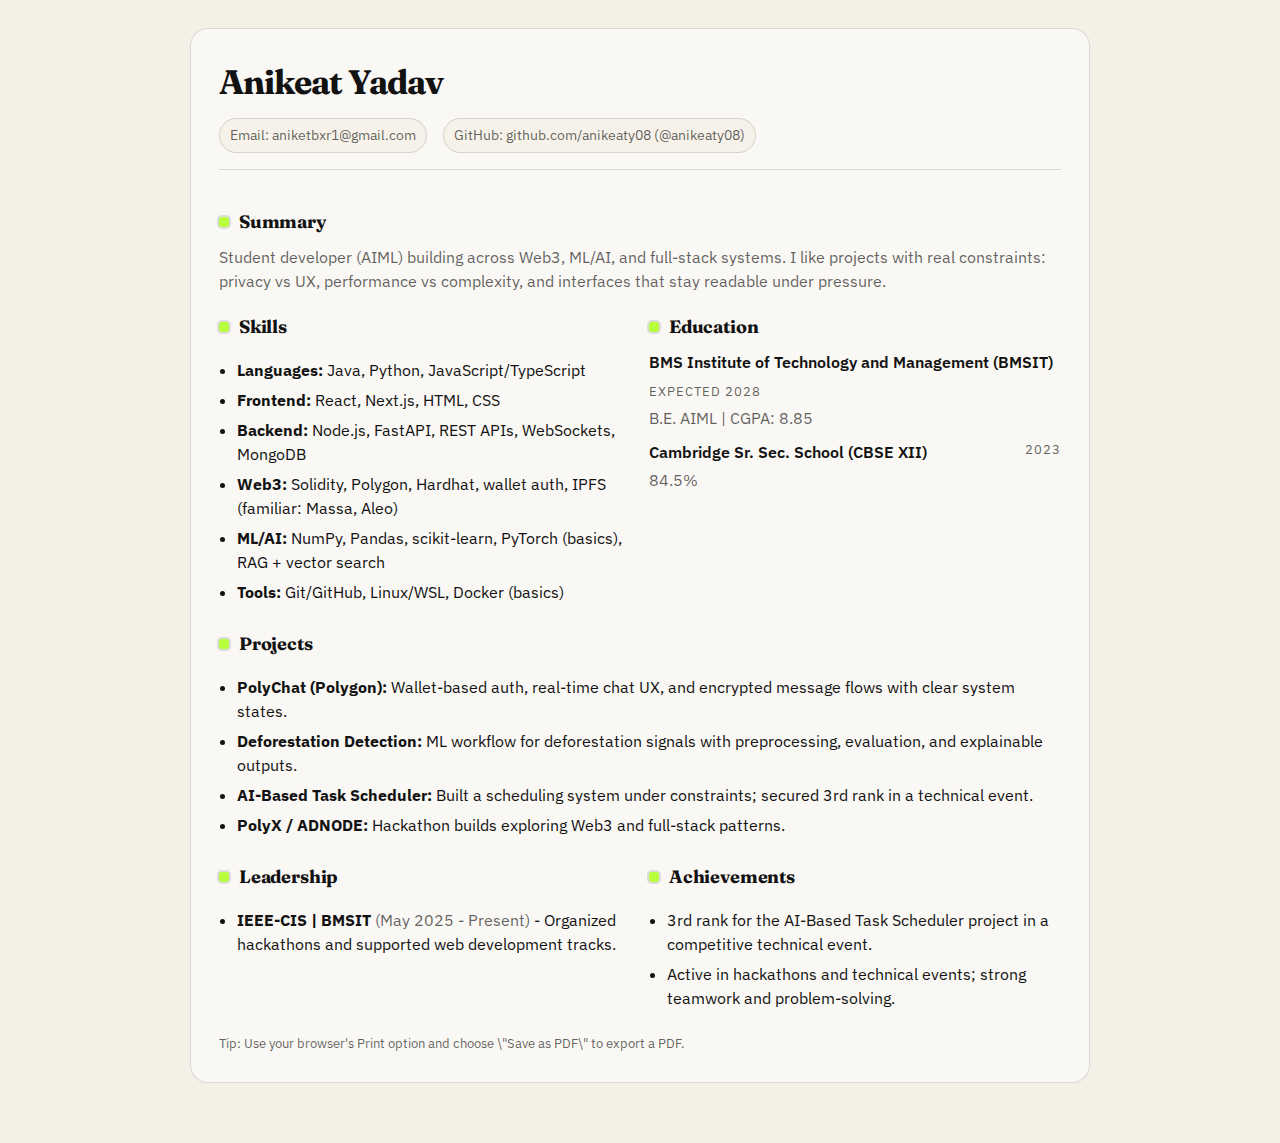
<file: public/resume.html>
<!doctype html>
<html lang="en">
  <head>
    <meta charset="UTF-8" />
    <meta name="viewport" content="width=device-width, initial-scale=1.0" />
    <title>Anikeat Yadav - Resume</title>
    <meta name="description" content="Resume - Anikeat Yadav" />
    <link rel="preconnect" href="https://fonts.googleapis.com" />
    <link rel="preconnect" href="https://fonts.gstatic.com" crossorigin />
    <link
      href="https://fonts.googleapis.com/css2?family=IBM+Plex+Sans:wght@400;500;600&family=Fraunces:opsz,wght@9..144,500;9..144,650&display=swap"
      rel="stylesheet"
    />
    <style>
      :root {
        --paper: #f4f0e6;
        --ink: #121212;
        --muted: rgba(18, 18, 18, 0.68);
        --hairline: rgba(18, 18, 18, 0.14);
        --accent: #b8ff3d;
        --font-body: "IBM Plex Sans", ui-sans-serif, system-ui, -apple-system, Segoe UI, Roboto, Arial;
        --font-head: "Fraunces", ui-serif, Georgia, "Times New Roman", Times, serif;
      }

      * {
        box-sizing: border-box;
      }

      body {
        margin: 0;
        background: var(--paper);
        color: var(--ink);
        font-family: var(--font-body);
        line-height: 1.5;
      }

      .page {
        width: min(900px, calc(100% - 48px));
        margin: 28px auto 60px;
        background: rgba(255, 255, 255, 0.55);
        border: 1px solid var(--hairline);
        border-radius: 18px;
        padding: 28px;
      }

      header {
        display: grid;
        gap: 10px;
        border-bottom: 1px solid var(--hairline);
        padding-bottom: 16px;
        margin-bottom: 18px;
      }

      .name {
        font-family: var(--font-head);
        font-size: 34px;
        letter-spacing: -0.03em;
        margin: 0;
      }

      .meta {
        display: flex;
        flex-wrap: wrap;
        gap: 10px 16px;
        color: var(--muted);
        font-size: 14px;
      }

      .pill {
        display: inline-flex;
        align-items: center;
        gap: 8px;
        padding: 6px 10px;
        border-radius: 999px;
        border: 1px solid var(--hairline);
        background: rgba(244, 240, 230, 0.7);
      }

      h2 {
        font-family: var(--font-head);
        font-size: 18px;
        letter-spacing: -0.01em;
        margin: 20px 0 10px;
        display: inline-flex;
        align-items: center;
        gap: 10px;
      }

      h2::before {
        content: "";
        width: 10px;
        height: 10px;
        border-radius: 3px;
        background: var(--accent);
        box-shadow: 0 0 0 2px rgba(18, 18, 18, 0.12);
      }

      p {
        margin: 0;
        color: var(--ink);
      }

      .muted {
        color: var(--muted);
      }

      ul {
        margin: 8px 0 0;
        padding-left: 18px;
      }

      li {
        margin: 6px 0;
      }

      .grid2 {
        display: grid;
        grid-template-columns: 1fr;
        gap: 14px;
      }

      .row {
        display: grid;
        gap: 4px;
      }

      .titleLine {
        display: flex;
        flex-wrap: wrap;
        justify-content: space-between;
        gap: 8px 16px;
      }

      .titleLine strong {
        font-weight: 600;
      }

      .date {
        color: var(--muted);
        font-size: 13px;
        letter-spacing: 0.08em;
        text-transform: uppercase;
      }

      @media (min-width: 820px) {
        .grid2 {
          grid-template-columns: 1fr 1fr;
          gap: 18px;
        }
      }

      @media print {
        body {
          background: #fff;
        }
        .page {
          margin: 0;
          width: 100%;
          border: 0;
          border-radius: 0;
          padding: 0;
          background: #fff;
        }
        a {
          color: inherit;
          text-decoration: none;
        }
      }
    </style>
  </head>
  <body>
    <main class="page">
      <header>
        <h1 class="name">Anikeat Yadav</h1>
        <div class="meta">
          <span class="pill">Email: aniketbxr1@gmail.com</span>
          <span class="pill">GitHub: github.com/anikeaty08 (@anikeaty08)</span>
        </div>
      </header>

      <section>
        <h2>Summary</h2>
        <p class="muted">
          Student developer (AIML) building across Web3, ML/AI, and full-stack systems. I like projects with real
          constraints: privacy vs UX, performance vs complexity, and interfaces that stay readable under pressure.
        </p>
      </section>

      <section class="grid2">
        <div>
          <h2>Skills</h2>
          <ul>
            <li><strong>Languages:</strong> Java, Python, JavaScript/TypeScript</li>
            <li><strong>Frontend:</strong> React, Next.js, HTML, CSS</li>
            <li><strong>Backend:</strong> Node.js, FastAPI, REST APIs, WebSockets, MongoDB</li>
            <li><strong>Web3:</strong> Solidity, Polygon, Hardhat, wallet auth, IPFS (familiar: Massa, Aleo)</li>
            <li><strong>ML/AI:</strong> NumPy, Pandas, scikit-learn, PyTorch (basics), RAG + vector search</li>
            <li><strong>Tools:</strong> Git/GitHub, Linux/WSL, Docker (basics)</li>
          </ul>
        </div>
        <div>
          <h2>Education</h2>
          <div class="row">
            <div class="titleLine">
              <strong>BMS Institute of Technology and Management (BMSIT)</strong>
              <span class="date">Expected 2028</span>
            </div>
            <div class="muted">B.E. AIML | CGPA: 8.85</div>
          </div>
          <div class="row" style="margin-top: 10px">
            <div class="titleLine">
              <strong>Cambridge Sr. Sec. School (CBSE XII)</strong>
              <span class="date">2023</span>
            </div>
            <div class="muted">84.5%</div>
          </div>
        </div>
      </section>

      <section>
        <h2>Projects</h2>
        <ul>
          <li>
            <strong>PolyChat (Polygon):</strong> Wallet-based auth, real-time chat UX, and encrypted message flows with
            clear system states.
          </li>
          <li>
            <strong>Deforestation Detection:</strong> ML workflow for deforestation signals with preprocessing,
            evaluation, and explainable outputs.
          </li>
          <li>
            <strong>AI-Based Task Scheduler:</strong> Built a scheduling system under constraints; secured 3rd rank in a
            technical event.
          </li>
          <li><strong>PolyX / ADNODE:</strong> Hackathon builds exploring Web3 and full-stack patterns.</li>
        </ul>
      </section>

      <section class="grid2">
        <div>
          <h2>Leadership</h2>
          <ul>
            <li>
              <strong>IEEE-CIS | BMSIT</strong> <span class="muted">(May 2025 - Present)</span> - Organized hackathons
              and supported web development tracks.
            </li>
          </ul>
        </div>
        <div>
          <h2>Achievements</h2>
          <ul>
            <li>3rd rank for the AI-Based Task Scheduler project in a competitive technical event.</li>
            <li>Active in hackathons and technical events; strong teamwork and problem-solving.</li>
          </ul>
        </div>
      </section>

      <p class="muted" style="margin-top: 18px; font-size: 13px">
        Tip: Use your browser's Print option and choose \"Save as PDF\" to export a PDF.
      </p>
    </main>
  </body>
</html>
</file>
